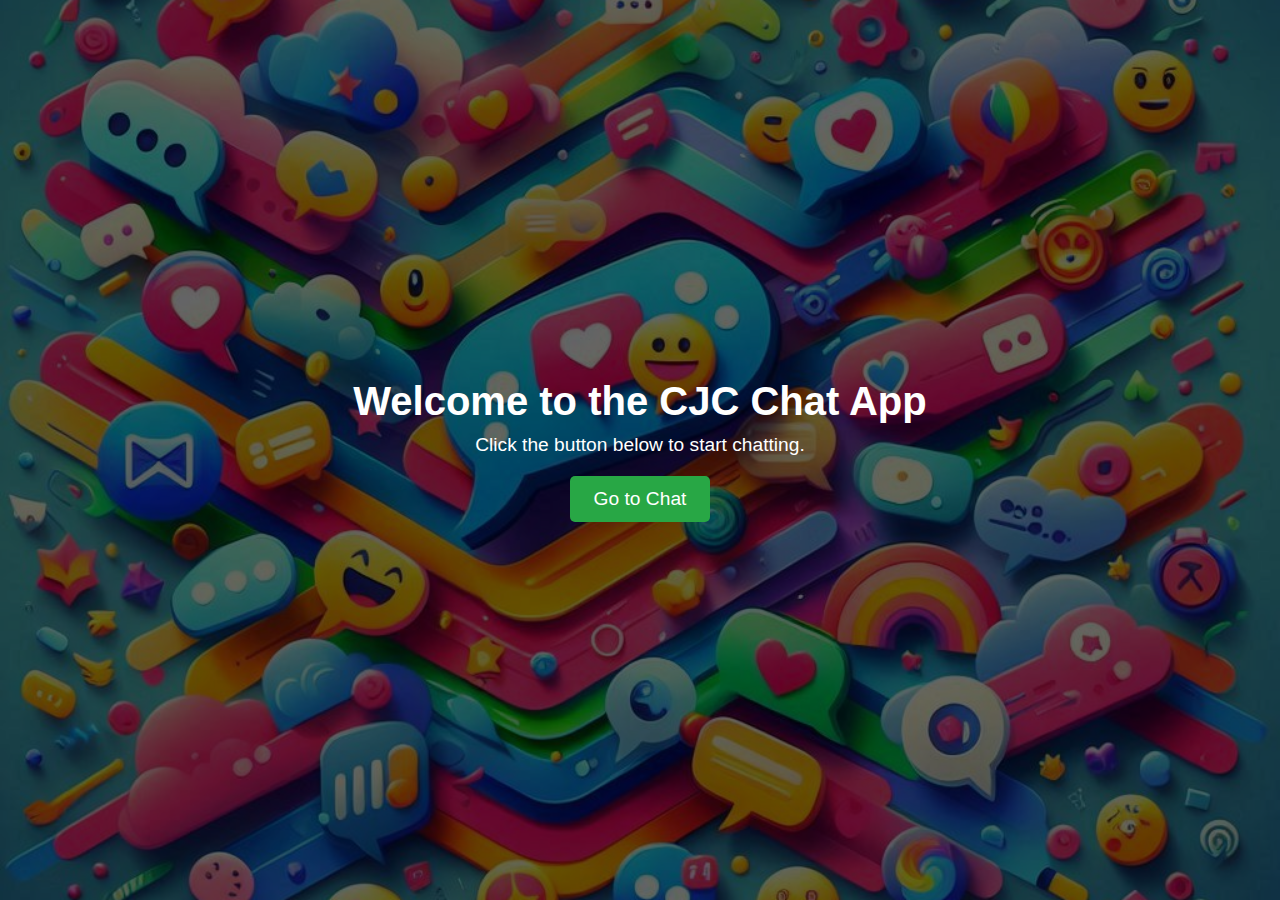
<file: src/main/resources/html/index.html>
<!DOCTYPE html>
<html lang="en">
<head>
    <meta charset="UTF-8">
    <meta name="viewport" content="width=device-width, initial-scale=1.0">
    <title>Welcome to Chat App</title>
    <link rel="stylesheet" href="../css/style.css">
    <link rel="stylesheet" href="../css/index.css">
</head>

<body>
<div class="welcome-container">
    <h1>Welcome to the CJC Chat App</h1>
    <p>Click the button below to start chatting.</p>
    <a href="chat.html">
        <button>Go to Chat</button>
    </a>
</div>
</body>
</html>
</file>
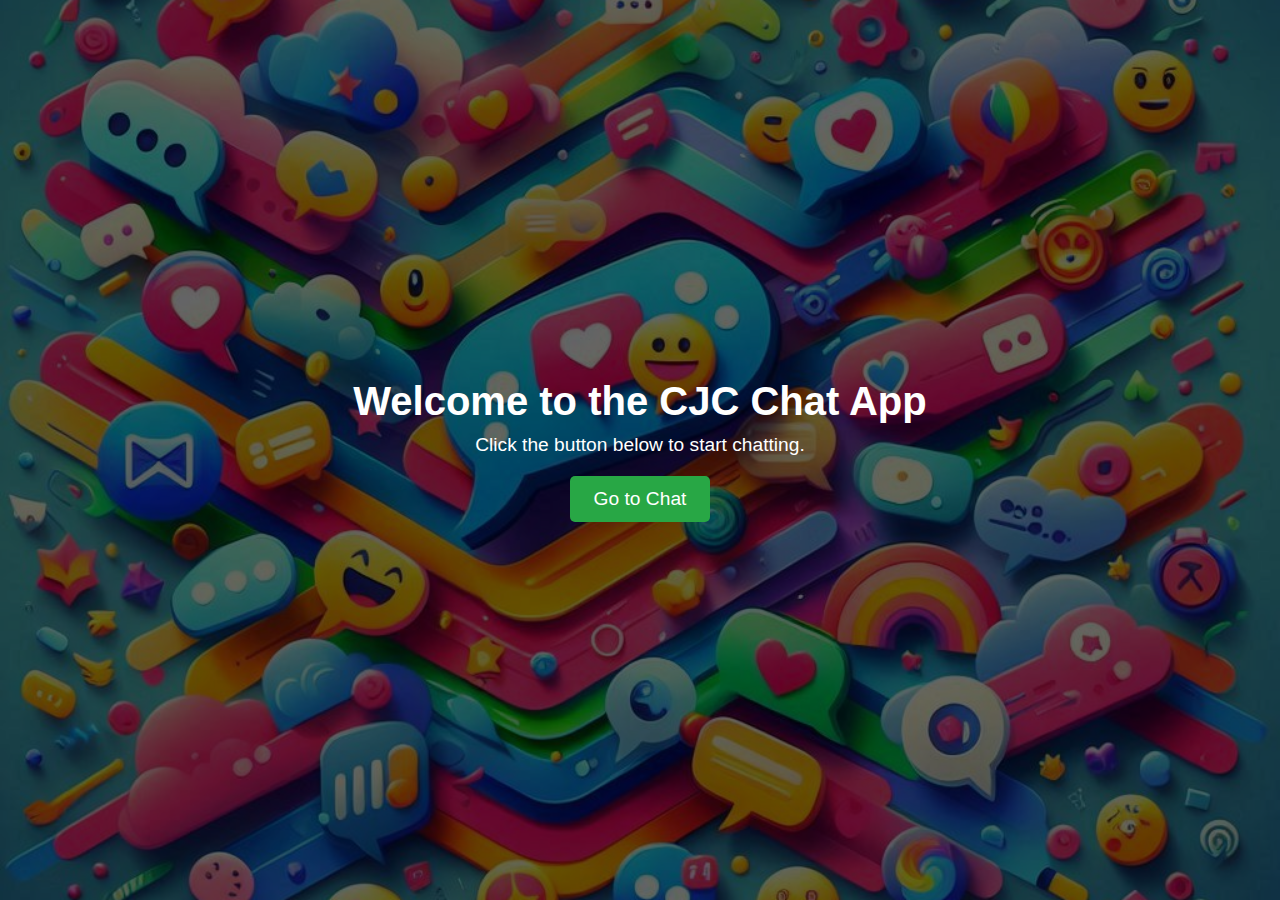
<file: target/classes/public/html/index.html>
<!DOCTYPE html>
<html lang="en">
<head>
    <meta charset="UTF-8">
    <meta name="viewport" content="width=device-width, initial-scale=1.0">
    <title>Welcome to Chat App</title>
    <link rel="stylesheet" href="css/style.css">
    <link rel="stylesheet" href="css/index.css">
</head>

<body>
<div class="welcome-container">
    <h1>Welcome to the CJC Chat App</h1>
    <p>Click the button below to start chatting.</p>
    <a href="chat.html">
        <button>Go to Chat</button>
    </a>
</div>
</body>
</html>
</file>
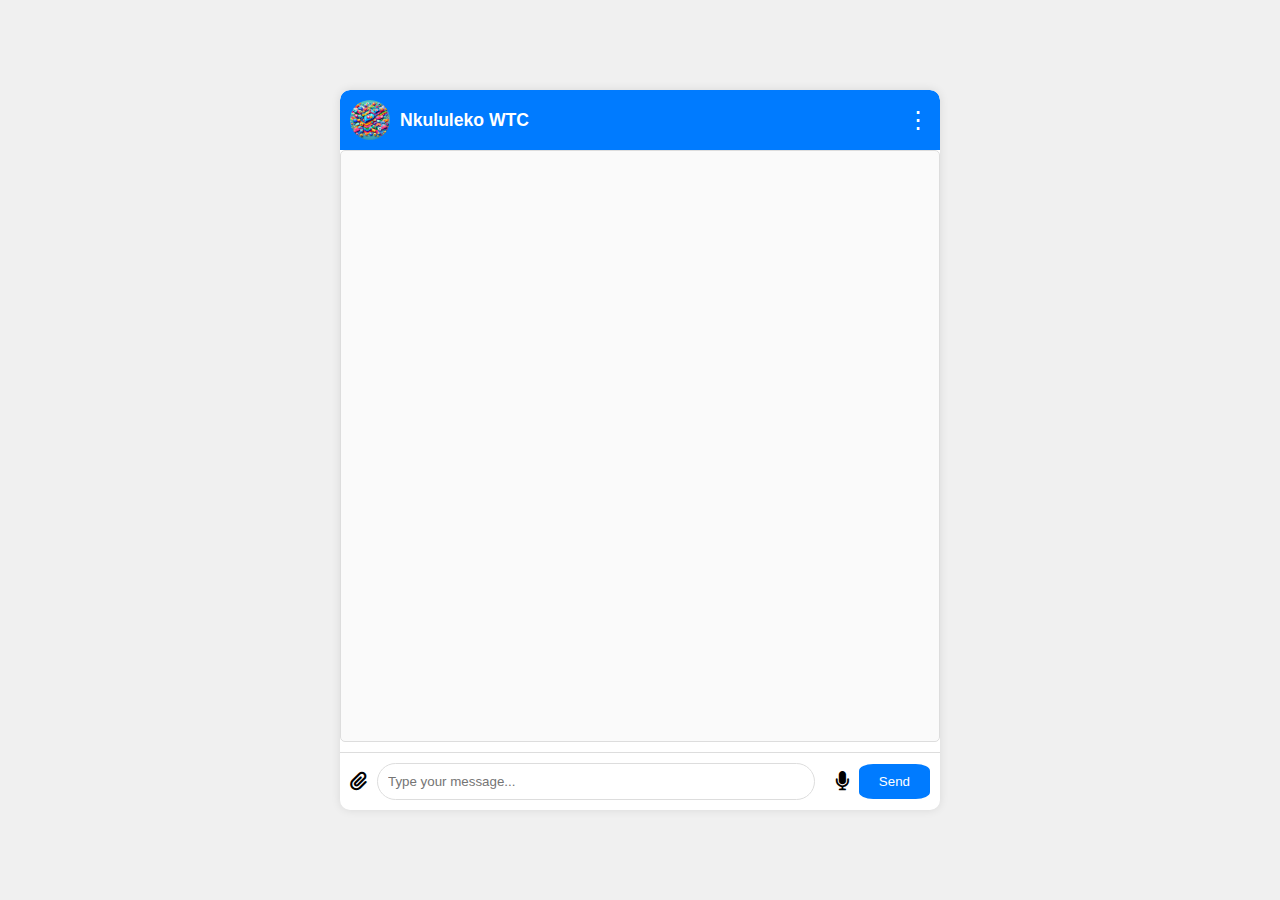
<file: src/main/resources/html/chat.html>
<!DOCTYPE html>
<html lang="en">
<head>
    <meta charset="UTF-8">
    <meta name="viewport" content="width=device-width, initial-scale=1.0">
    <title>Simple Chat App</title>
    <link rel="stylesheet" href="../css/chat.css">
    <link rel="stylesheet" href="https://cdnjs.cloudflare.com/ajax/libs/font-awesome/6.0.0-beta3/css/all.min.css">
</head>
<body>
<section class="chat-container">
    <div class="chat-header">
        <div class="user-info">
            <img src="../js/chat-app.jpeg" alt="User Profile" class="profile-pic">
            <span class="user-name">Nkululeko WTC</span>
        </div>
        <div class="chat-options">
            <span class="options-icon">⋮</span>
        </div>
    </div>

    <div class="chat-window" id="chatWindow"></div>

    <div class="input-container">
        <button class="file-attach" title="Attach Files"><i class="fas fa-paperclip"></i></button>
        <input type="text" id="messageInput" placeholder="Type your message..." />
        <button class="voice-record" title="Record Voice"><i class="fas fa-microphone">&nbsp;&nbsp;</i></button>
        <button class="send-button" onclick="sendMessage()">Send</button>
    </div>
</section>
<script src="../js/app.js"></script>
</body>
</html>
</file>
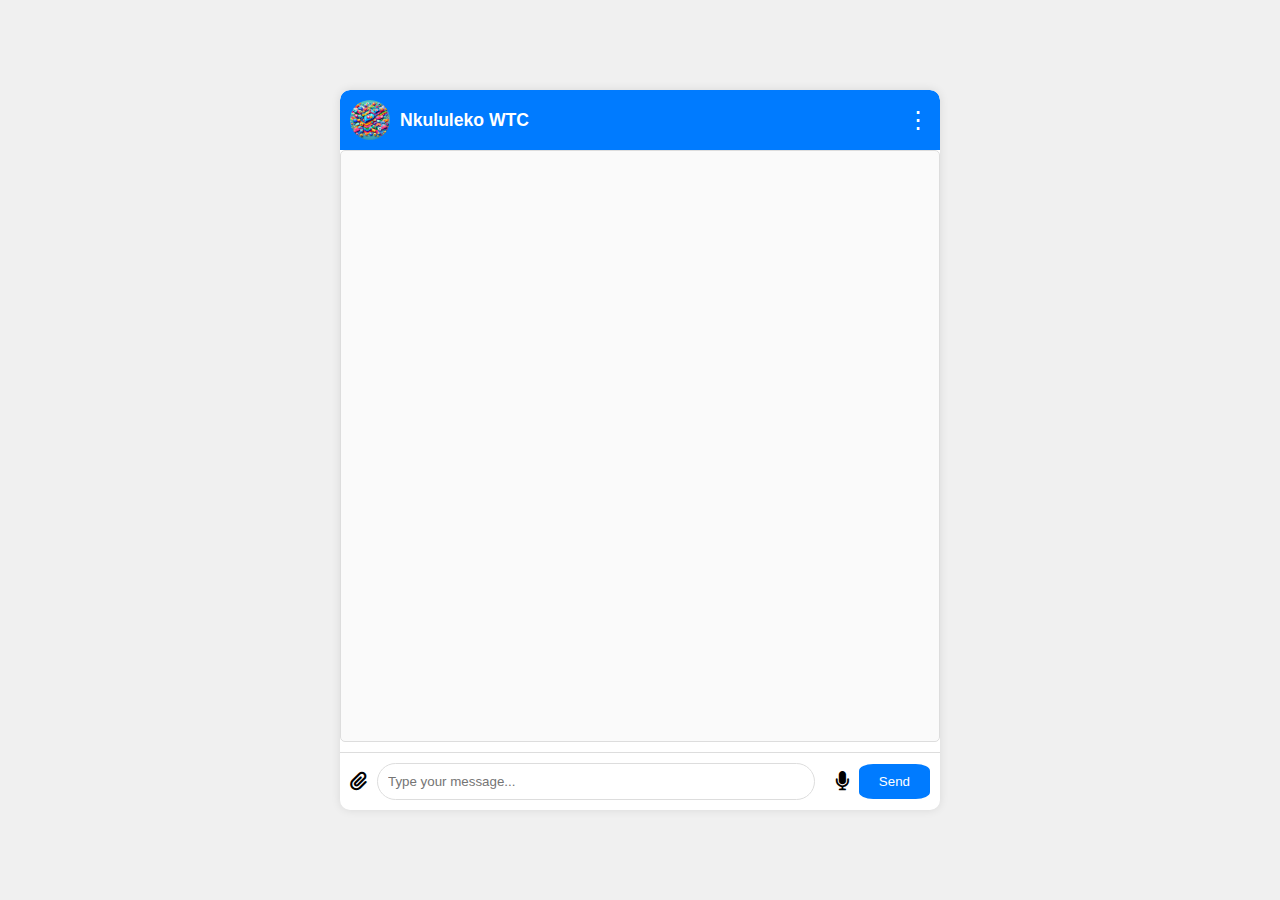
<file: target/classes/public/html/chat.html>
<!DOCTYPE html>
<html lang="en">
<head>
    <meta charset="UTF-8">
    <meta name="viewport" content="width=device-width, initial-scale=1.0">
    <title>Simple Chat App</title>
    <link rel="stylesheet" href="css/chat.css">
    <link rel="stylesheet" href="https://cdnjs.cloudflare.com/ajax/libs/font-awesome/6.0.0-beta3/css/all.min.css">
</head>
<body>
<section class="chat-container">
    <div class="chat-header">
        <div class="user-info">
            <img src="../js/chat-app.jpeg" alt="User Profile" class="profile-pic">
            <span class="user-name">Nkululeko WTC</span>
        </div>
        <div class="chat-options">
            <span class="options-icon">⋮</span>
        </div>
    </div>

    <div class="chat-window" id="chatWindow"></div>

    <div class="input-container">
        <button class="file-attach" title="Attach Files"><i class="fas fa-paperclip"></i></button>
        <input type="text" id="messageInput" placeholder="Type your message..." />
        <button class="voice-record" title="Record Voice"><i class="fas fa-microphone">&nbsp;&nbsp;</i></button>
        <button class="send-button" onclick="sendMessage()">Send</button>
    </div>
</section>
<script src="../js/app.js"></script>
</body>
</html>
</file>
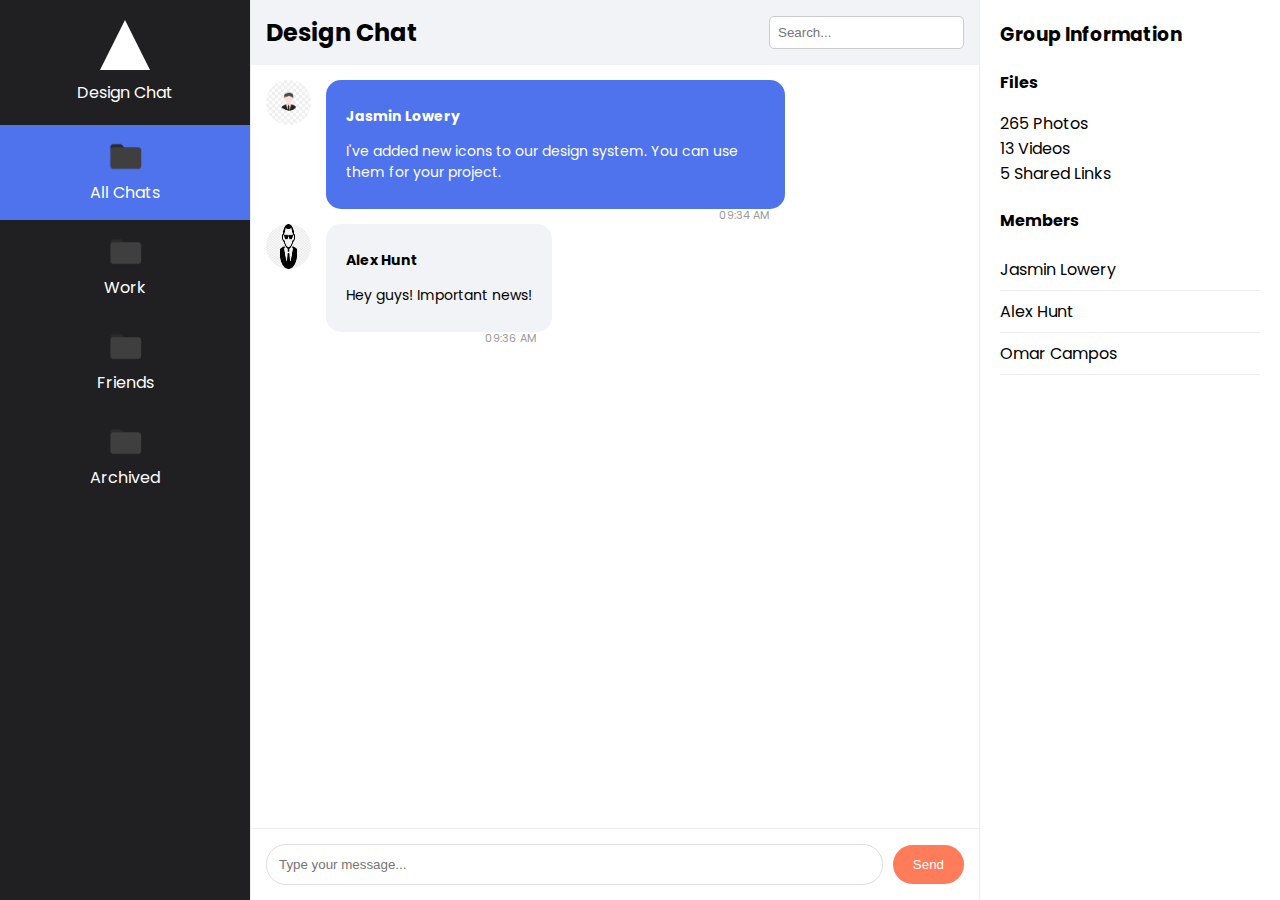
<file: target/classes/public/html/home.html>
<!DOCTYPE html>
<html lang="en">
<head>
    <meta charset="UTF-8">
    <meta name="viewport" content="width=device-width, initial-scale=1.0">
    <title>Chat UI</title>
    <link rel="stylesheet" href="css/styles.css">
    <link href="https://fonts.googleapis.com/css2?family=Poppins:wght@300;400;500;600;700&display=swap" rel="stylesheet">
</head>
<body>
    <div class="app-container">
        <!-- Sidebar Navigation -->
        <aside class="sidebar">
            <div class="sidebar-header">
                <div class="logo white-triangle"></div>
                <span>Design Chat</span>
            </div>
            <div class="menu">
                <div class="menu-item active"><div><img src="folder.png" style="width:15%; height: 15%;"></div>All Chats</div>
                <div class="menu-item"><div><img src="folder.png" style="width:15%; height: 15%;"></div>Work</div>
                <div class="menu-item"><div><img src="folder.png" style="width:15%; height: 15%;"></div>Friends</div>
                <div class="menu-item"><div><img src="folder.png" style="width:15%; height: 15%;"></div>Archived</div>
            </div>
        </aside>

        <!-- Main Chat Section -->
        <main class="main-chat">
            <div class="chat-header">
                <h2>Design Chat</h2>
                <div class="search-box">
                    <input type="text" placeholder="Search...">
                </div>
            </div>
            <div class="chat-content">
                <!-- Chat Messages -->
                <div class="message-container sent">
                    <img src="avatar1.png" alt="User Avatar" class="avatar">
                    <div class="message-content">
                        <p><strong>Jasmin Lowery</strong></p>
                        <p>I've added new icons to our design system. You can use them for your project.</p>
                        <span class="time">09:34 AM</span>
                    </div>
                </div>

                <div class="message-container received">
                    <img src="avatar2.png" alt="User Avatar" class="avatar">
                    <div class="message-content">
                        <p><strong>Alex Hunt</strong></p>
                        <p>Hey guys! Important news!</p>
                        <span class="time">09:36 AM</span>
                    </div>
                </div>
                
                <!-- Additional Messages can be added here -->
            </div>
            <div class="chat-footer">
                <input type="text" placeholder="Type your message...">
                <button>Send</button>
            </div>
        </main>

        <!-- Group Info Section -->
        <aside class="group-info">
            <h3>Group Information</h3>
            <div class="info-block">
                <h4>Files</h4>
                <ul>
                    <li>265 Photos</li>
                    <li>13 Videos</li>
                    <li>5 Shared Links</li>
                </ul>
            </div>

            <div class="info-block">
                <h4>Members</h4>
                <ul class="members-list">
                    <li>Jasmin Lowery</li>
                    <li>Alex Hunt</li>
                    <li>Omar Campos</li>
                    <!-- Additional members can be added here -->
                </ul>
            </div>
        </aside>
    </div>
</body>
</html>
</file>
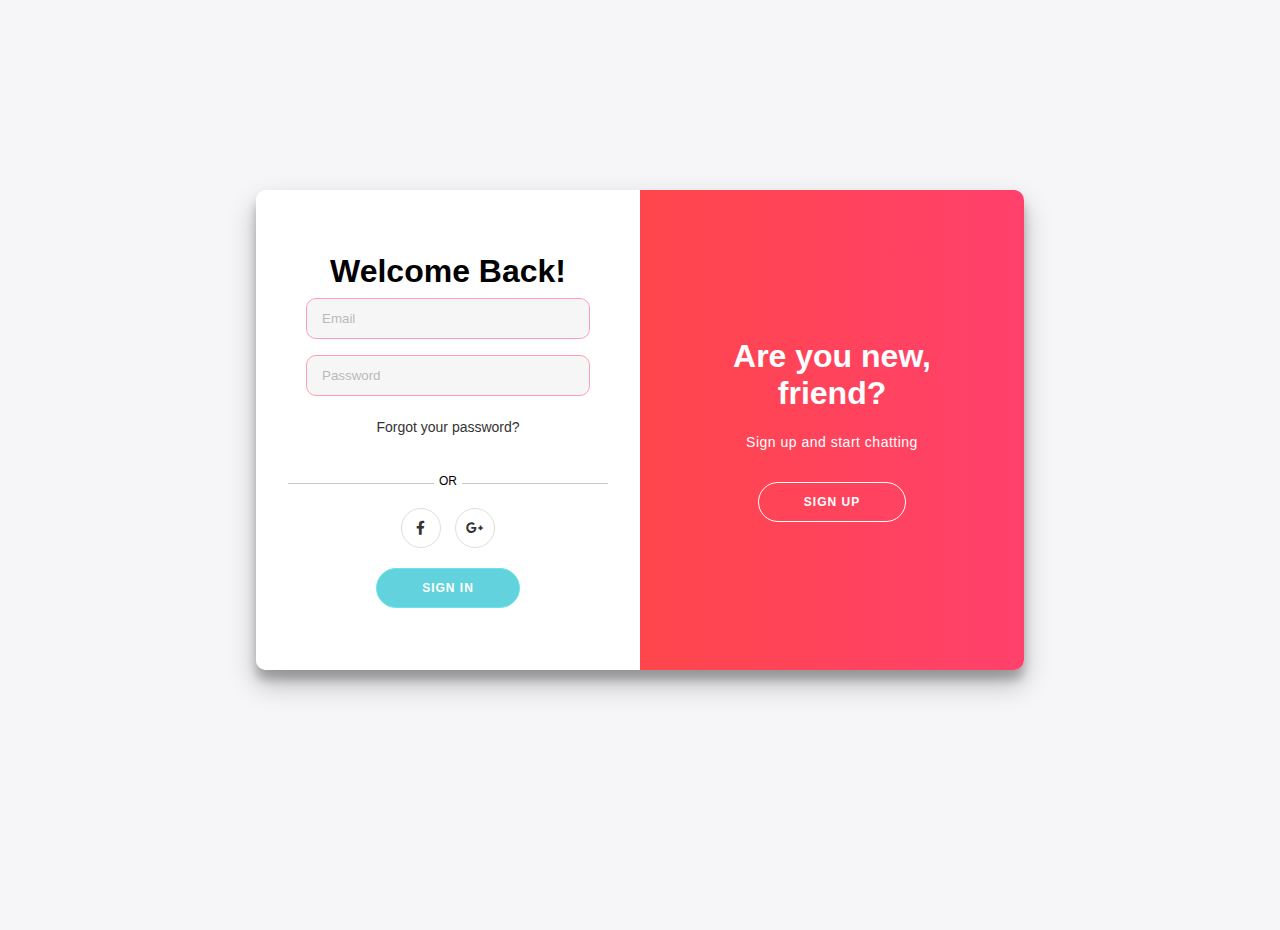
<file: src/main/resources/html/Sign & Log/loginSignUp.html>
<!DOCTYPE html>
<html lang="en">
<head>
    <meta charset="UTF-8">
    <meta name="viewport" content="width=device-width, initial-scale=1.0">
    <title>Chat App</title>
    <link rel="stylesheet" href="style.css">
    <script src="signLogin.js"></script>
    <link href="https://cdnjs.cloudflare.com/ajax/libs/font-awesome/6.0.0-beta3/css/all.min.css" rel="stylesheet">

</head>
<body>
    <div class="container" id="container">
        <div class="form-container sign-up-container">
            <form action="#">
                <h1>Create Account</h1>
                <input class="input" type="text" placeholder="Name" />
                <input class="input" type="email" placeholder="Email" />
                <input class="input" type="password" placeholder="Password" />
                <div class="social-container">
                    <a href="#" class="social"><i class="fab fa-facebook-f"></i></a>
                    <a href="#" class="social"><i class="fab fa-google-plus-g"></i></a>
                </div>
                <button>Sign Up</button>
            </form>
        </div>
        <div class="form-container sign-in-container">
            <form action="#">
                <h1>Welcome Back!</h1>
            
                <input class="input" type="email" placeholder="Email" />
                <input class="input" type="password" placeholder="Password" />
                <a href="#">Forgot your password?</a>
                <div class="divider">
                    <span class="divide"> OR </span>
                </div>
                <div class="social-container">
                    <a href="#" class="social"><i class="fab fa-facebook-f"></i></a>
                    <a href="#" class="social"><i class="fab fa-google-plus-g"></i></a>
                </div>
                <button>Sign In</button>
            </form>
        </div>
        <div class="overlay-container">
            <div class="overlay">
                <div class="overlay-panel overlay-left">
                    <h1>Already have an account?</h1>
                    <p>To keep connected with us please login with your personal info</p>
                    <button class="ghost" id="signIn">Sign In</button>
                </div>
                <div class="overlay-panel overlay-right">
                    <h1>Are you new, friend?</h1>
                    <p>Sign up and start chatting</p>
                    <button class="ghost" id="signUp">Sign Up</button>
                </div>
            </div>
        </div>
    </div>
    
</body>
</html>
</file>
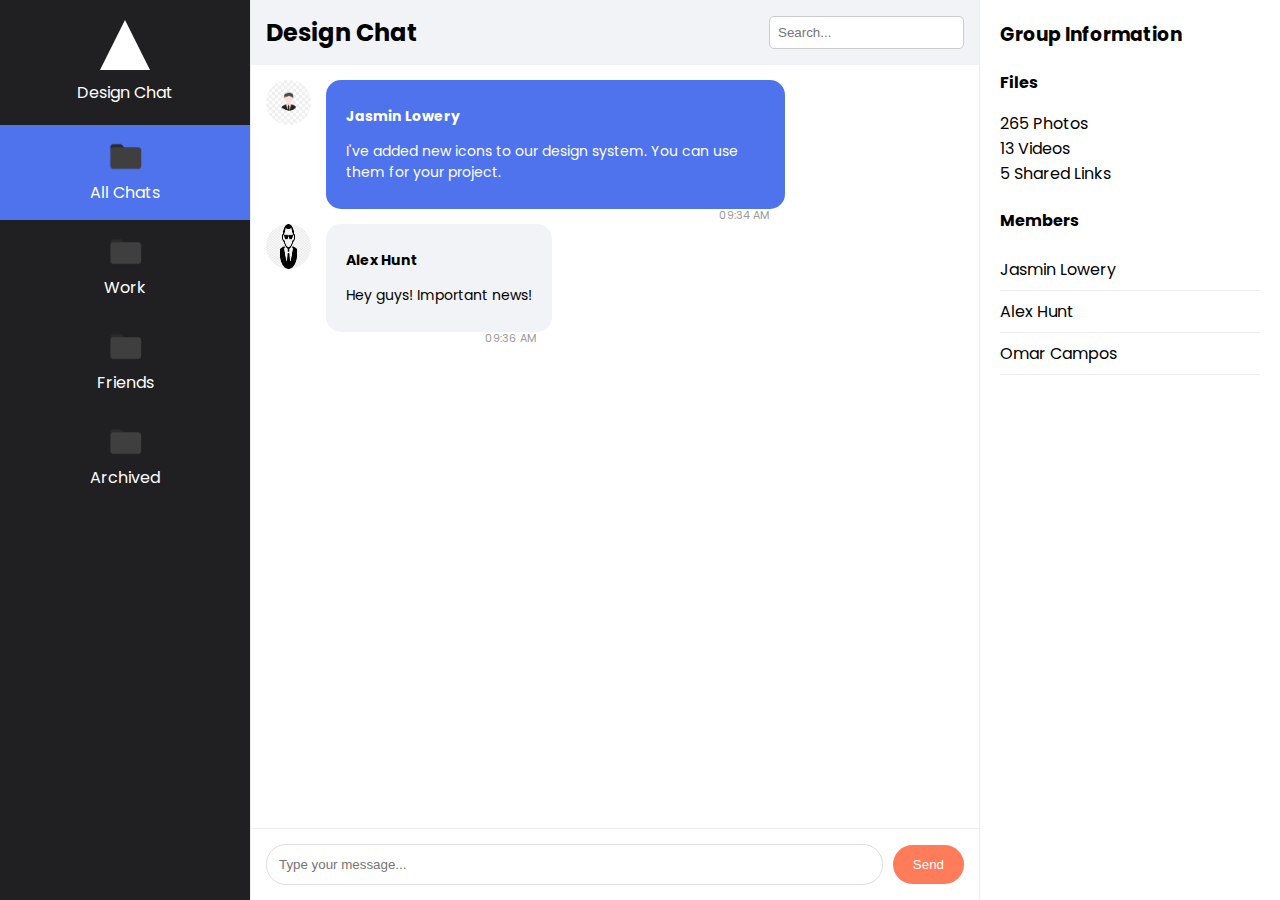
<file: src/main/resources/public/html/home.html>
<!DOCTYPE html>
<html lang="en">
<head>
    <meta charset="UTF-8">
    <meta name="viewport" content="width=device-width, initial-scale=1.0">
    <title>Chat UI</title>
    <link rel="stylesheet" href="../css/styles.css">
    <link href="https://fonts.googleapis.com/css2?family=Poppins:wght@300;400;500;600;700&display=swap" rel="stylesheet">
</head>
<body>
    <div class="app-container">
        <!-- Sidebar Navigation -->
        <aside class="sidebar">
            <div class="sidebar-header">
                <div class="logo white-triangle"></div>
                <span>Design Chat</span>
            </div>
            <div class="menu">
                <div class="menu-item active"><div><img src="folder.png" style="width:15%; height: 15%;"></div>All Chats</div>
                <div class="menu-item"><div><img src="folder.png" style="width:15%; height: 15%;"></div>Work</div>
                <div class="menu-item"><div><img src="folder.png" style="width:15%; height: 15%;"></div>Friends</div>
                <div class="menu-item"><div><img src="folder.png" style="width:15%; height: 15%;"></div>Archived</div>
            </div>
        </aside>

        <!-- Main Chat Section -->
        <main class="main-chat">
            <div class="chat-header">
                <h2>Design Chat</h2>
                <div class="search-box">
                    <input type="text" placeholder="Search...">
                </div>
            </div>
            <div class="chat-content">
                <!-- Chat Messages -->
                <div class="message-container sent">
                    <img src="avatar1.png" alt="User Avatar" class="avatar">
                    <div class="message-content">
                        <p><strong>Jasmin Lowery</strong></p>
                        <p>I've added new icons to our design system. You can use them for your project.</p>
                        <span class="time">09:34 AM</span>
                    </div>
                </div>

                <div class="message-container received">
                    <img src="avatar2.png" alt="User Avatar" class="avatar">
                    <div class="message-content">
                        <p><strong>Alex Hunt</strong></p>
                        <p>Hey guys! Important news!</p>
                        <span class="time">09:36 AM</span>
                    </div>
                </div>
                
                <!-- Additional Messages can be added here -->
            </div>
            <div class="chat-footer">
                <input type="text" placeholder="Type your message...">
                <button>Send</button>
            </div>
        </main>

        <!-- Group Info Section -->
        <aside class="group-info">
            <h3>Group Information</h3>
            <div class="info-block">
                <h4>Files</h4>
                <ul>
                    <li>265 Photos</li>
                    <li>13 Videos</li>
                    <li>5 Shared Links</li>
                </ul>
            </div>

            <div class="info-block">
                <h4>Members</h4>
                <ul class="members-list">
                    <li>Jasmin Lowery</li>
                    <li>Alex Hunt</li>
                    <li>Omar Campos</li>
                    <!-- Additional members can be added here -->
                </ul>
            </div>
        </aside>
    </div>
</body>
</html>
</file>
<file: src/main/resources/css/index.css>
body {
        background-image: url('../js/chat-app.jpeg'); /* Background image */
        background-size: cover; /* Cover entire viewport */
        background-position: center; /* Center the image */
        background-repeat: no-repeat; /* Prevent repeating */
        height: 100vh;
        position: relative;
        overflow: hidden;
    }

    /* Dimming effect */
    body::before {
        content: '';
        position: absolute;
        top: 0;
        left: 0;
        width: 100%;
        height: 100%;
        background-color: rgba(0, 0, 0, 0.6); /* Dim background */
        z-index: 1;
</file>
<file: target/classes/public/html/css/index.css>
body {
        background-image: url('../../js/chat-app.jpeg'); /* Background image */
        background-size: cover; /* Cover entire viewport */
        background-position: center; /* Center the image */
        background-repeat: no-repeat; /* Prevent repeating */
        height: 100vh;
        position: relative;
        overflow: hidden;
    }

    /* Dimming effect */
    body::before {
        content: '';
        position: absolute;
        top: 0;
        left: 0;
        width: 100%;
        height: 100%;
        background-color: rgba(0, 0, 0, 0.6); /* Dim background */
        z-index: 1;
</file>
<file: src/main/resources/css/chat.css>
/* General styles */
body {
    font-family: Arial, sans-serif;
    background-color: #f0f0f0;
    margin: 0;
    padding: 0;
    display: flex;
    justify-content: center;
    align-items: center;
    height: 100vh;
}

.chat-container {
    background-color: #fff;
    width: 80%;
    max-width: 600px;
    height: 80%;
    box-shadow: 0px 0px 10px rgba(0, 0, 0, 0.1);
    display: flex;
    flex-direction: column;
    border-radius: 10px;
    position: relative;
    overflow: hidden;
}

.chat-header {
    background-color: #007bff;
    padding: 10px;
    display: flex;
    justify-content: space-between;
    align-items: center;
    color: white;
    border-top-left-radius: 10px;
    border-top-right-radius: 10px;
}

.user-info {
    display: flex;
    align-items: center;
}

.profile-pic {
    width: 40px;
    height: 40px;
    border-radius: 50%;
    margin-right: 10px;
}

.user-name {
    font-weight: bold;
    font-size: 1.1rem;
}

/* Chat options (three-dot menu) */
.chat-options {
    font-size: 1.5rem;
    cursor: pointer;
}

.options-icon {
    display: inline-block;
}

/* Chat window to display the messages */
.chat-window {
    flex: 1;
    padding: 10px;
    border: 1px solid #ddd;
    overflow-y: auto;
    background-color: #fafafa;
    margin-bottom: 10px;
    border-radius: 5px;
}

.chat-window p {
    margin: 5px 0;
}

/* Message bubble for sent messages */
.message-bubble {
    padding: 10px 15px;
    border-radius: 20px;
    max-width: 15%;
    word-wrap: break-word;
    margin-bottom: 10px;
}

/* Sent message styles */
.sent-message {
    background-color: #007bff;
    color: white;
    align-self: flex-end;
    margin-left: auto;
}

/* If you want to include received messages later, you can use this */
.received-message {
    background-color: #eaeaea;
    color: black;
    align-self: flex-start;
}

/* Input container at the bottom */
.input-container {
    display: flex;
    align-items: center;
    padding: 10px;
    border-top: 1px solid #ddd;
}

.input-container input {
    flex: 1;
    padding: 10px;
    border: 1px solid #ddd;
    border-radius: 20px;
    margin-right: 10px;
    outline: none;
}

.send-button {
    padding: 10px 20px;
    background-color: #007bff;
    border: none;
    color: white;
    border-radius: 20%;
    cursor: pointer;
}

.send-button:hover {
    background-color: #0056b3;
}

/* Attach file button */
.file-attach {
    background: none;
    border: none;
    font-size: 1.2rem;
    cursor: pointer;
    margin-right: 10px;
    padding: 0;
}

/* Voice record button */
.voice-record {
    background: none;
    border: none;
    font-size: 1.2rem;
    cursor: pointer;
    margin-left: 10px;
    padding: 0;
}
</file>
<file: target/classes/public/html/css/chat.css>
/* General styles */
body {
    font-family: Arial, sans-serif;
    background-color: #f0f0f0;
    margin: 0;
    padding: 0;
    display: flex;
    justify-content: center;
    align-items: center;
    height: 100vh;
}

.chat-container {
    background-color: #fff;
    width: 80%;
    max-width: 600px;
    height: 80%;
    box-shadow: 0px 0px 10px rgba(0, 0, 0, 0.1);
    display: flex;
    flex-direction: column;
    border-radius: 10px;
    position: relative;
    overflow: hidden;
}

.chat-header {
    background-color: #007bff;
    padding: 10px;
    display: flex;
    justify-content: space-between;
    align-items: center;
    color: white;
    border-top-left-radius: 10px;
    border-top-right-radius: 10px;
}

.user-info {
    display: flex;
    align-items: center;
}

.profile-pic {
    width: 40px;
    height: 40px;
    border-radius: 50%;
    margin-right: 10px;
}

.user-name {
    font-weight: bold;
    font-size: 1.1rem;
}

/* Chat options (three-dot menu) */
.chat-options {
    font-size: 1.5rem;
    cursor: pointer;
}

.options-icon {
    display: inline-block;
}

/* Chat window to display the messages */
.chat-window {
    flex: 1;
    padding: 10px;
    border: 1px solid #ddd;
    overflow-y: auto;
    background-color: #fafafa;
    margin-bottom: 10px;
    border-radius: 5px;
}

.chat-window p {
    margin: 5px 0;
}

/* Message bubble for sent messages */
.message-bubble {
    padding: 10px 15px;
    border-radius: 20px;
    max-width: 15%;
    word-wrap: break-word;
    margin-bottom: 10px;
}

/* Sent message styles */
.sent-message {
    background-color: #007bff;
    color: white;
    align-self: flex-end;
    margin-left: auto;
}

/* If you want to include received messages later, you can use this */
.received-message {
    background-color: #eaeaea;
    color: black;
    align-self: flex-start;
}

/* Input container at the bottom */
.input-container {
    display: flex;
    align-items: center;
    padding: 10px;
    border-top: 1px solid #ddd;
}

.input-container input {
    flex: 1;
    padding: 10px;
    border: 1px solid #ddd;
    border-radius: 20px;
    margin-right: 10px;
    outline: none;
}

.send-button {
    padding: 10px 20px;
    background-color: #007bff;
    border: none;
    color: white;
    border-radius: 20%;
    cursor: pointer;
}

.send-button:hover {
    background-color: #0056b3;
}

/* Attach file button */
.file-attach {
    background: none;
    border: none;
    font-size: 1.2rem;
    cursor: pointer;
    margin-right: 10px;
    padding: 0;
}

/* Voice record button */
.voice-record {
    background: none;
    border: none;
    font-size: 1.2rem;
    cursor: pointer;
    margin-left: 10px;
    padding: 0;
}
</file>
<file: target/classes/public/html/css/styles.css>
body, html {
    margin: 0;
    padding: 0;
    font-family: 'Poppins', sans-serif;
    background-color: #f9fafe;
}

.app-container {
    display: grid;
    grid-template-columns: 250px auto 300px;
    height: 100vh;
}

/* Sidebar */
.sidebar {
    background-color: #202022;
    color: #fff;
    display: flex;
    flex-direction: column;
    align-items: center;
}

.sidebar-header {
    display: flex;
    flex-direction: column;
    align-items: center;
    margin: 20px 0;
}

.sidebar-header .logo {
    font-size: 36px;
    margin-bottom: 10px;
}

.menu {
    width: 100%;
}

.menu-item {
    padding: 15px;
    text-align: center;
    cursor: pointer;
}

.menu-item.active {
    background-color: #4F72ED;
}

/* Main Chat Section */
.main-chat {
    background: #FFF;
    display: flex;
    flex-direction: column;
    border-left: 1px solid #ececec;
    border-right: 1px solid #ececec;
}

.chat-header {
    padding: 15px;
    display: flex;
    justify-content: space-between;
    align-items: center;
    background-color: #f1f3f6;
}

.chat-header h2 {
    margin: 0;
}

.search-box input {
    padding: 8px;
    border-radius: 5px;
    border: 1px solid #ccc;
}

.chat-content {
    flex: 1;
    padding: 15px;
    overflow-y: auto;
}

.message-container {
    display: flex;
    margin-bottom: 15px;
    align-items: flex-start;
}

.message-container .avatar {
    width: 45px;
    height: 45px;
    border-radius: 50%;
    margin-right: 15px;
}

.message-content {
    max-width: 60%;
    padding: 12px 20px;
    border-radius: 15px;
    position: relative;
    font-size: 14px;
}

.message-container.sent .message-content {
    background: #4F72ED;
    color: #fff;
}

.message-container.received .message-content {
    background: #f1f3f6;
}

.message-content .time {
    position: absolute;
    bottom: -15px;
    right: 15px;
    font-size: 11px;
    color: #999;
}

.chat-footer {
    padding: 15px;
    border-top: 1px solid #ececec;
    display: flex;
    align-items: center;
}

.chat-footer input {
    flex: 1;
    padding: 12px;
    border: 1px solid #ddd;
    border-radius: 20px;
    margin-right: 10px;
}

.chat-footer button {
    background: #FF7C5B;
    border: none;
    padding: 12px 20px;
    color: #fff;
    border-radius: 20px;
    cursor: pointer;
}

/* Group Info Section */
.group-info {
    padding: 20px;
    background: #FFF;
}

.group-info h3 {
    margin-top: 0;
}

.info-block {
    margin-bottom: 20px;
}

.info-block h4 {
    margin-bottom: 10px;
}

.info-block ul {
    list-style: none;
    padding: 0;
}

.members-list li {
    padding: 8px 0;
    border-bottom: 1px solid #eee;
}
.white-triangle {
    width: 0;
    height: 0;
    border-left: 25px solid transparent;
    border-right: 25px solid transparent;
    border-bottom: 50px solid white;
    display: inline-block;
}
</file>
<file: src/main/resources/html/Sign & Log/style.css>
* {
	box-sizing: border-box;
}

body {
	background: #f6f5f7;
	display: flex;
	justify-content: center;
	align-items: center;
	flex-direction: column;
	font-family: 'Oswald', sans-serif;
	height: 100vh;
	margin: -20px 0 50px;
}

h1 {
	font-weight: bold;
	margin: 0;
}

h2 {
	text-align: center;
}

p {
	font-size: 14px;
	font-weight: 100;
	line-height: 20px;
	letter-spacing: 0.5px;
	margin: 20px 0 30px;
}


a {
	color: #333;
	font-size: 14px;
	text-decoration: none;
	margin: 15px 0;
}

button {
	border-radius: 20px;
	border: 1px solid rgb(103, 228, 239);
	background-color: rgb(98, 210, 221);
	color: #FFFFFF;
	font-size: 12px;
	font-weight: bold;
	padding: 12px 45px;
	letter-spacing: 1px;
	text-transform: uppercase;
	transition: transform 80ms ease-in;
}

button:active {
	transform: scale(0.95);
}

button:focus {
	outline: none;
}

button.ghost {
	background-color: transparent;
	border-color: #FFFFFF;
}

button:hover{
    cursor: pointer;
}

form {
	background-color: #FFFFFF;
	display: flex;
	align-items: center;
	justify-content: center;
	flex-direction: column;
	padding: 0 50px;
	height: 100%;
	text-align: center;
}

input {
	background-color: #eee;
	border: none;
	padding: 12px 15px;
	margin: 8px 0;
	width: 100%;
}

.container {
	background-color: #fff;
	border-radius: 10px;
  	box-shadow: 0 14px 28px rgba(0,0,0,0.25), 
			0 10px 10px rgba(0,0,0,0.22);
	position: relative;
	overflow: hidden;
	width: 768px;
	max-width: 100%;
	min-height: 480px;
}

.form-container {
	position: absolute;
	top: 0;
	height: 100%;
	transition: all 0.6s ease-in-out;
}

.sign-in-container {
	left: 0;
	width: 50%;
	z-index: 2;
}

.container.right-panel-active .sign-in-container {
	transform: translateX(100%);
}

.sign-up-container {
	left: 0;
	width: 50%;
	opacity: 0;
	z-index: 1;
}

.container.right-panel-active .sign-up-container {
	transform: translateX(100%);
	opacity: 1;
	z-index: 5;
	animation: show 0.6s;
}

@keyframes show {
	0%, 49.99% {
		opacity: 0;
		z-index: 1;
	}
	
	50%, 100% {
		opacity: 1;
		z-index: 5;
	}
}

.overlay-container {
	position: absolute;
	top: 0;
	left: 50%;
	width: 50%;
	height: 100%;
	overflow: hidden;
	transition: transform 0.6s ease-in-out;
	z-index: 100;
}

.container.right-panel-active .overlay-container{
	transform: translateX(-100%);
}

.overlay {
	background: violet;
	background: -webkit-linear-gradient(to right, #FF4B2B, #FF416C);
	background: linear-gradient(to right, #FF4B2B, #FF416C);
	background-repeat: no-repeat;
	background-size: cover;
	background-position: 0 0;
	color: #FFFFFF;
	position: relative;
	left: -100%;
	height: 100%;
	width: 200%;
  	transform: translateX(0);
	transition: transform 0.6s ease-in-out;
}

.container.right-panel-active .overlay {
  	transform: translateX(50%);
}

.overlay-panel {
	position: absolute;
	display: flex;
	align-items: center;
	justify-content: center;
	flex-direction: column;
	padding: 0 40px;
	text-align: center;
	top: 0;
	height: 100%;
	width: 50%;
	transform: translateX(0);
	transition: transform 0.6s ease-in-out;
}

.overlay-left {
	transform: translateX(-20%);
}

.container.right-panel-active .overlay-left {
	transform: translateX(0);
}

.overlay-right {
	right: 0;
	transform: translateX(0);
}

.container.right-panel-active .overlay-right {
	transform: translateX(20%);
}

.social-container {
	margin: 20px 0;
}

.social-container a {
	border: 1px solid #DDDDDD;
	border-radius: 50%;
	display: inline-flex;
	justify-content: center;
	align-items: center;
	margin: 0 5px;
	height: 40px;
	width: 40px;
}

footer {
    background-color: #222;
    color: #fff;
    font-size: 14px;
    bottom: 0;
    position: fixed;
    left: 0;
    right: 0;
    text-align: center;
    z-index: 999;
}

footer p {
    margin: 10px 0;
}

footer i {
    color: red;
}

footer a {
    color: #3c97bf;
    text-decoration: none;
}

.divider{
    display:flex;
    flex-direction:row;
    text-transform:uppercase;
    border:none;
    font-size:12px;
    font-weight:400;
    margin:0;
    padding:24px 0 0;
    align-items:center;
    justify-content:center;
    width:320px;
    vertical-align:baseline
  }
  .divider:before,
  .divider:after {
    content:"";
    border-bottom:1px solid #c2c8d0;
    flex:1 0 auto;
    height:.5em;
    margin:0
  }

  .divide{
    padding: 0 5px;
  }

  .input{
    border-radius: 10px;
    color: #FF416C;
    border: 1px solid #FF416C;
    opacity: 0.5;
  }
</file>
<file: src/main/resources/public/css/styles.css>
body, html {
    margin: 0;
    padding: 0;
    font-family: 'Poppins', sans-serif;
    background-color: #f9fafe;
}

.app-container {
    display: grid;
    grid-template-columns: 250px auto 300px;
    height: 100vh;
}

/* Sidebar */
.sidebar {
    background-color: #202022;
    color: #fff;
    display: flex;
    flex-direction: column;
    align-items: center;
}

.sidebar-header {
    display: flex;
    flex-direction: column;
    align-items: center;
    margin: 20px 0;
}

.sidebar-header .logo {
    font-size: 36px;
    margin-bottom: 10px;
}

.menu {
    width: 100%;
}

.menu-item {
    padding: 15px;
    text-align: center;
    cursor: pointer;
}

.menu-item.active {
    background-color: #4F72ED;
}

/* Main Chat Section */
.main-chat {
    background: #FFF;
    display: flex;
    flex-direction: column;
    border-left: 1px solid #ececec;
    border-right: 1px solid #ececec;
}

.chat-header {
    padding: 15px;
    display: flex;
    justify-content: space-between;
    align-items: center;
    background-color: #f1f3f6;
}

.chat-header h2 {
    margin: 0;
}

.search-box input {
    padding: 8px;
    border-radius: 5px;
    border: 1px solid #ccc;
}

.chat-content {
    flex: 1;
    padding: 15px;
    overflow-y: auto;
}

.message-container {
    display: flex;
    margin-bottom: 15px;
    align-items: flex-start;
}

.message-container .avatar {
    width: 45px;
    height: 45px;
    border-radius: 50%;
    margin-right: 15px;
}

.message-content {
    max-width: 60%;
    padding: 12px 20px;
    border-radius: 15px;
    position: relative;
    font-size: 14px;
}

.message-container.sent .message-content {
    background: #4F72ED;
    color: #fff;
}

.message-container.received .message-content {
    background: #f1f3f6;
}

.message-content .time {
    position: absolute;
    bottom: -15px;
    right: 15px;
    font-size: 11px;
    color: #999;
}

.chat-footer {
    padding: 15px;
    border-top: 1px solid #ececec;
    display: flex;
    align-items: center;
}

.chat-footer input {
    flex: 1;
    padding: 12px;
    border: 1px solid #ddd;
    border-radius: 20px;
    margin-right: 10px;
}

.chat-footer button {
    background: #FF7C5B;
    border: none;
    padding: 12px 20px;
    color: #fff;
    border-radius: 20px;
    cursor: pointer;
}

/* Group Info Section */
.group-info {
    padding: 20px;
    background: #FFF;
}

.group-info h3 {
    margin-top: 0;
}

.info-block {
    margin-bottom: 20px;
}

.info-block h4 {
    margin-bottom: 10px;
}

.info-block ul {
    list-style: none;
    padding: 0;
}

.members-list li {
    padding: 8px 0;
    border-bottom: 1px solid #eee;
}
.white-triangle {
    width: 0;
    height: 0;
    border-left: 25px solid transparent;
    border-right: 25px solid transparent;
    border-bottom: 50px solid white;
    display: inline-block;
}
</file>
<file: src/main/resources/css/style.css>
/* Reset basic styles */
* {
    margin: 0;
    padding: 0;
    box-sizing: border-box;
}

body {
    font-family: Arial, sans-serif;
    display: flex;
    justify-content: center;
    align-items: center;
    height: 100vh;
    overflow: hidden;
}

.welcome-container, .chat-container {
    position: relative;
    z-index: 2;
    text-align: center;
    color: white; /* White text for contrast */
}

h1 {
    font-size: 2.5rem;
    margin-bottom: 10px;
}

p {
    font-size: 1.2rem;
    margin-bottom: 20px;
}

button {
    padding: 12px 24px;
    background-color: #28a745;
    border: none;
    color: white;
    border-radius: 5px;
    font-size: 1.2rem;
    cursor: pointer;
    transition: background-color 0.3s ease;
}

button:hover {
    background-color: #218838;
}

@media (max-width: 768px) {
    h1 {
        font-size: 2rem;
    }

    p {
        font-size: 1rem;
    }

    button {
        font-size: 1rem;
        padding: 10px 20px;
    }
}
</file>
<file: target/classes/public/html/css/style.css>
/* Reset basic styles */
* {
    margin: 0;
    padding: 0;
    box-sizing: border-box;
}

body {
    font-family: Arial, sans-serif;
    display: flex;
    justify-content: center;
    align-items: center;
    height: 100vh;
    overflow: hidden;
}

.welcome-container, .chat-container {
    position: relative;
    z-index: 2;
    text-align: center;
    color: white; /* White text for contrast */
}

h1 {
    font-size: 2.5rem;
    margin-bottom: 10px;
}

p {
    font-size: 1.2rem;
    margin-bottom: 20px;
}

button {
    padding: 12px 24px;
    background-color: #28a745;
    border: none;
    color: white;
    border-radius: 5px;
    font-size: 1.2rem;
    cursor: pointer;
    transition: background-color 0.3s ease;
}

button:hover {
    background-color: #218838;
}

@media (max-width: 768px) {
    h1 {
        font-size: 2rem;
    }

    p {
        font-size: 1rem;
    }

    button {
        font-size: 1rem;
        padding: 10px 20px;
    }
}
</file>
